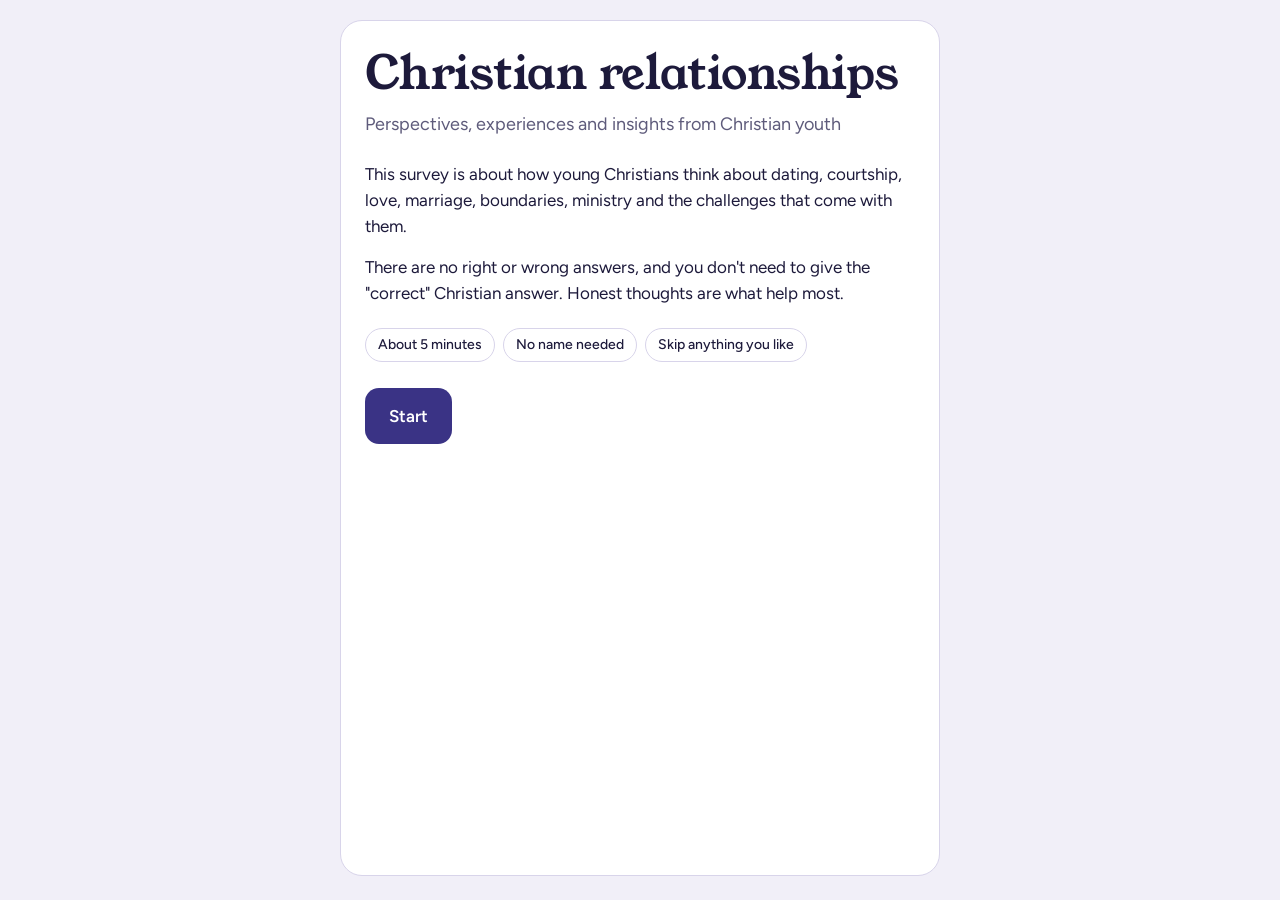
<file: index.html>
<!DOCTYPE html>
<html lang="en">
<head>
  <meta charset="UTF-8">
  <meta name="viewport" content="width=device-width, initial-scale=1, viewport-fit=cover">
  <title>Christian Relationships: Youth Perspectives</title>
  <meta name="description" content="A short, honest survey on how Christian young people think about dating, courtship and marriage.">
  <link rel="preconnect" href="https://fonts.googleapis.com">
  <link rel="preconnect" href="https://fonts.gstatic.com" crossorigin>
  <link href="https://fonts.googleapis.com/css2?family=Figtree:wght@400;500;600;700&family=Young+Serif&display=swap" rel="stylesheet">
  <link rel="stylesheet" href="style.css">
</head>
<body>
  <div class="shell">
    <header id="top" hidden>
      <div class="meta">
        <span id="section"></span>
        <span id="count"></span>
      </div>
      <div class="track" role="progressbar" aria-label="Survey progress" aria-valuemin="0" aria-valuemax="100" aria-valuenow="0" id="bar">
        <div class="fill" id="fill"></div>
      </div>
      <p class="cheer" id="cheer" aria-live="polite"></p>
    </header>

    <main id="screen" aria-live="polite">
      <noscript>This survey needs JavaScript to run. Please enable it and reload the page.</noscript>
    </main>

    <footer id="nav" hidden>
      <button type="button" class="btn ghost" id="back">Back</button>
      <button type="button" class="btn primary" id="next">Skip</button>
    </footer>
  </div>
  <script src="script.js"></script>
</body>
</html>
</file>
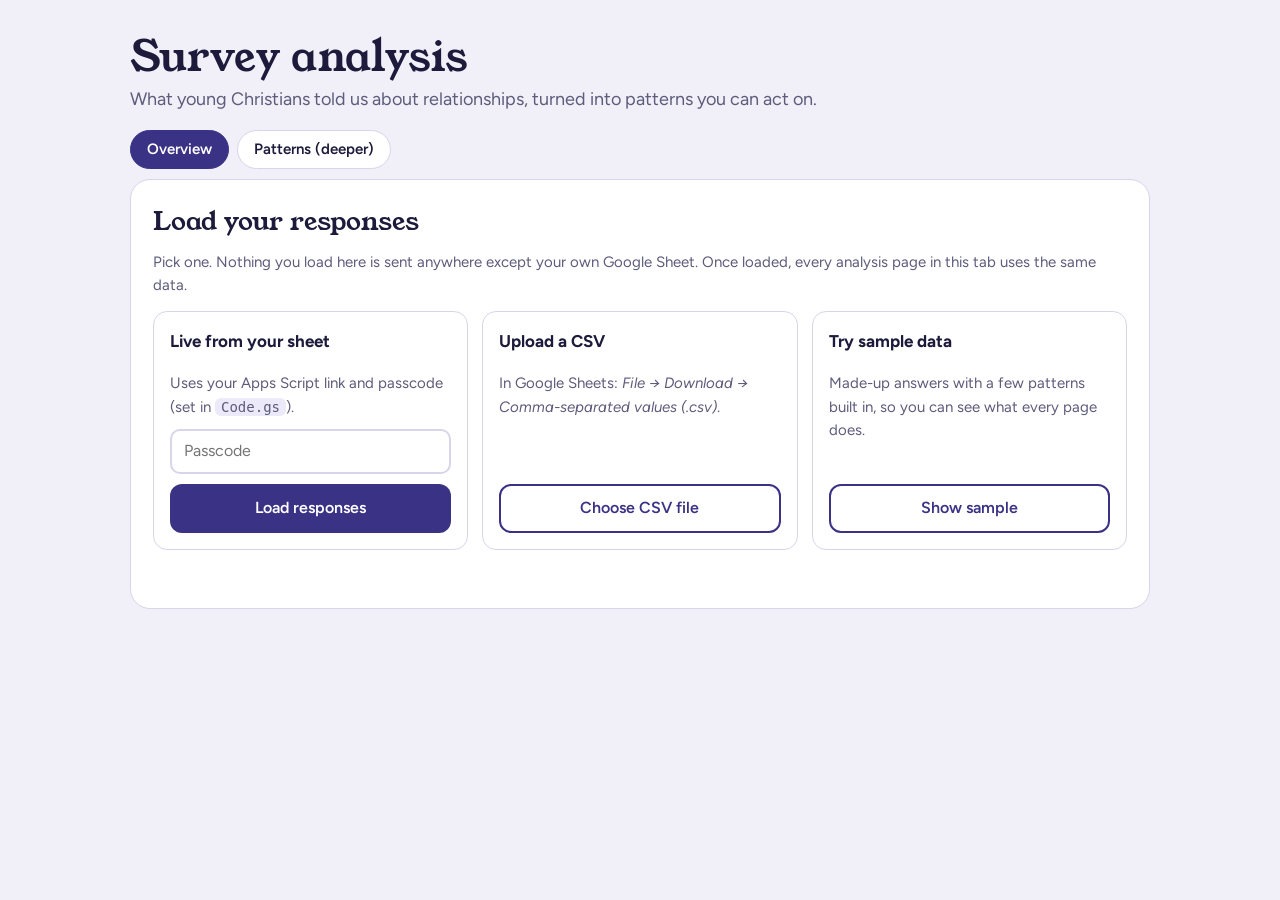
<file: analysis.html>
<!DOCTYPE html>
<html lang="en">
<head>
  <meta charset="UTF-8">
  <meta name="viewport" content="width=device-width, initial-scale=1">
  <meta name="robots" content="noindex, nofollow">
  <title>Survey analysis: Christian Relationships</title>
  <link rel="preconnect" href="https://fonts.googleapis.com">
  <link rel="preconnect" href="https://fonts.gstatic.com" crossorigin>
  <link href="https://fonts.googleapis.com/css2?family=Figtree:wght@400;500;600;700&family=Young+Serif&display=swap" rel="stylesheet">
  <link rel="stylesheet" href="analysis.css">
</head>
<body>
  <header class="top">
    <div class="wrap">
      <h1>Survey analysis</h1>
      <p>What young Christians told us about relationships, turned into patterns you can act on.</p>
      <div class="pages" aria-label="Analysis pages">
        <a href="analysis.html" aria-current="page">Overview</a>
        <a href="patterns.html">Patterns (deeper)</a>
      </div>
    </div>
  </header>

  <nav id="snav" class="snav" hidden aria-label="Sections">
    <div class="wrap">
      <a href="#sec-overview">Key findings</a>
      <a href="#sec-who">Who answered</a>
      <a href="#sec-stance">Where they stand</a>
      <a href="#sec-choices">Priorities</a>
      <a href="#sec-compare">Compare groups</a>
      <a href="#sec-words">In their own words</a>
    </div>
  </nav>

  <main class="wrap">
    <section id="load" class="card"></section>

    <div id="dash" hidden>
      <div id="banner"></div>

      <section class="card filters" id="filters" aria-label="Filters">
        <strong>Look at everyone, or narrow down:</strong>
        <label>Age <select id="f_age_range"></select></label>
        <label>Relationship <select id="f_rel_group"></select></label>
        <label>Church involvement <select id="f_involve_group"></select></label>
        <span class="note" id="filterNote"></span>
      </section>

      <section id="sec-overview">
        <h2>Key findings</h2>
        <div id="cards" class="stats"></div>
        <ul id="findings" class="findings"></ul>
      </section>

      <section id="sec-who">
        <h2>Who answered</h2>
        <div id="who" class="grid2"></div>
      </section>

      <section id="sec-stance">
        <h2>Where they stand</h2>
        <p class="note">Each bar shows how people responded to a statement, from strongly disagree to strongly agree.</p>
        <div class="controls">
          <label>Sort by
            <select id="sortStance">
              <option value="agree">Most agreed first</option>
              <option value="split">Most divided first</option>
              <option value="order">Survey order</option>
            </select>
          </label>
        </div>
        <div id="legend" class="legend"></div>
        <div id="stance" class="card"></div>
        <div id="church" class="card"></div>
      </section>

      <section id="sec-choices">
        <h2>Priorities and patterns</h2>
        <p class="note">Percentages are the share of people who answered each question and picked that option.</p>
        <div id="choices" class="grid2"></div>
      </section>

      <section id="sec-compare">
        <h2>Compare groups</h2>
        <p class="note">Do different kinds of people think differently? Groups with fewer than 5 answers are dimmed because they can mislead. This section ignores the filters above.</p>
        <div class="controls">
          <label>Question <select id="cmpQ"></select></label>
          <label>Compare by <select id="cmpBy"></select></label>
        </div>
        <div id="compare" class="card"></div>
      </section>

      <section id="sec-words">
        <h2>In their own words</h2>
        <p class="note">Themes come from keyword matching, so treat them as a map to start reading from, not a verdict. Click a theme or word to see the actual answers.</p>
        <div class="controls">
          <label>Question <select id="tq"></select></label>
          <label>Search <input type="search" id="tsearch" class="field" placeholder="Find a word or phrase"></label>
          <button type="button" class="btn small" id="tclear">Clear</button>
        </div>
        <div class="grid2">
          <div class="card"><h3>Themes</h3><div id="themes"></div></div>
          <div class="card"><h3>Frequent words</h3><div id="words" class="chips"></div></div>
        </div>
        <h3 id="qhead"></h3>
        <div id="quotes"></div>
        <button type="button" class="btn secondary" id="more" hidden>Show more</button>
      </section>

      <section class="actions">
        <button type="button" class="btn primary" id="btnPrint">Print or save as PDF</button>
        <button type="button" class="btn secondary" id="btnCsv">Download key numbers (CSV)</button>
      </section>
    </div>
  </main>
  <script src="data.js"></script>
  <script src="analysis.js"></script>
</body>
</html>
</file>
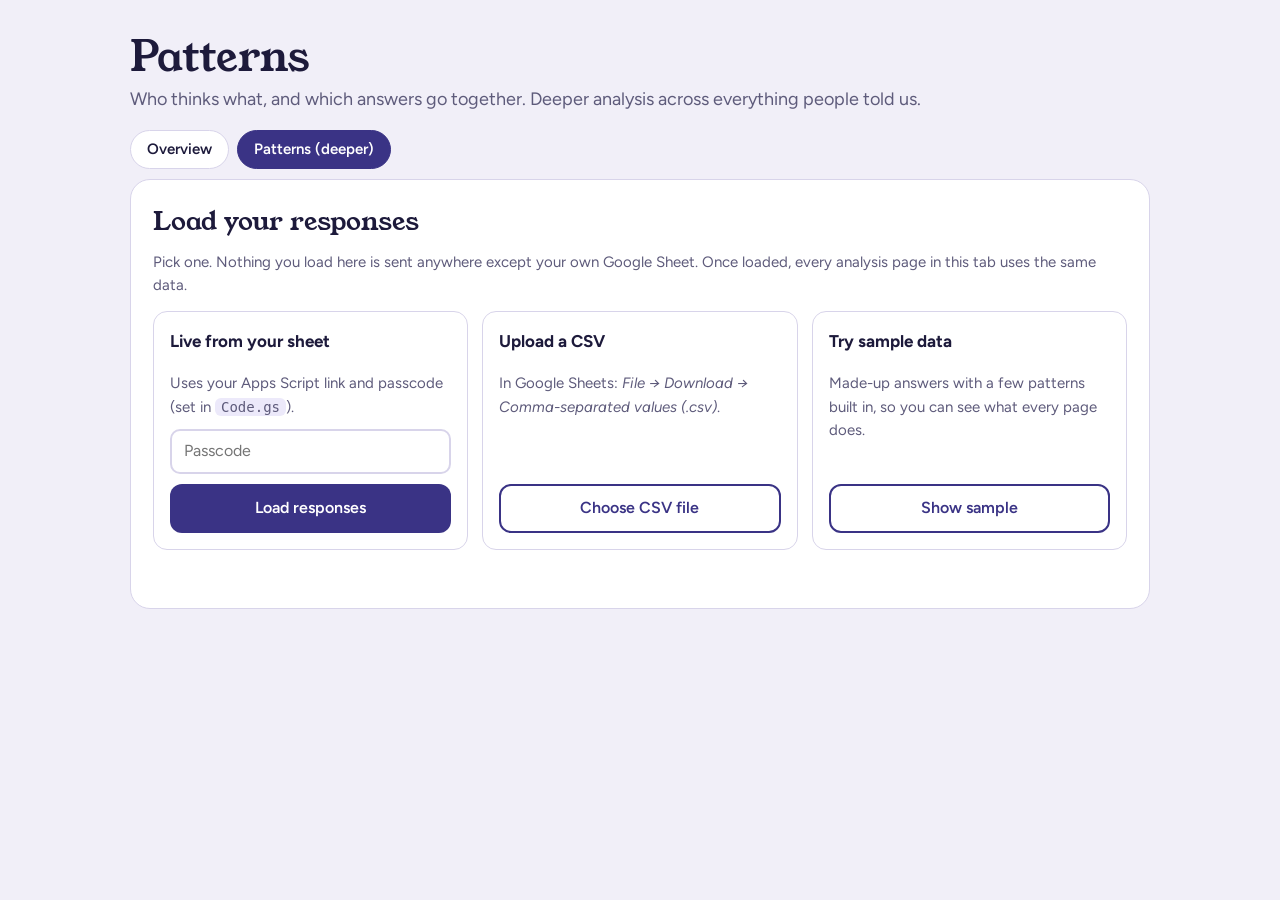
<file: patterns.html>
<!DOCTYPE html>
<html lang="en">
<head>
  <meta charset="UTF-8">
  <meta name="viewport" content="width=device-width, initial-scale=1">
  <meta name="robots" content="noindex, nofollow">
  <title>Patterns: Christian Relationships survey</title>
  <link rel="preconnect" href="https://fonts.googleapis.com">
  <link rel="preconnect" href="https://fonts.gstatic.com" crossorigin>
  <link href="https://fonts.googleapis.com/css2?family=Figtree:wght@400;500;600;700&family=Young+Serif&display=swap" rel="stylesheet">
  <link rel="stylesheet" href="analysis.css">
</head>
<body>
  <header class="top">
    <div class="wrap">
      <h1>Patterns</h1>
      <p>Who thinks what, and which answers go together. Deeper analysis across everything people told us.</p>
      <div class="pages" aria-label="Analysis pages">
        <a href="analysis.html">Overview</a>
        <a href="patterns.html" aria-current="page">Patterns (deeper)</a>
      </div>
    </div>
  </header>

  <nav id="snav" class="snav" hidden aria-label="Sections">
    <div class="wrap">
      <a href="#sec-found">Patterns we found</a>
      <a href="#sec-group">Explore a group</a>
      <a href="#sec-cross">Compare two questions</a>
      <a href="#sec-beliefs">Beliefs that go together</a>
      <a href="#sec-types">Types of respondents</a>
    </div>
  </nav>

  <main class="wrap">
    <section id="load" class="card"></section>

    <div id="dash" hidden>
      <div id="banner"></div>

      <details class="card howto">
        <summary>How to read this page (30 seconds)</summary>
        <ul>
          <li><b>“More likely”</b> compares one group with everyone else. For example, 71% of one group agree with a statement, against 42% of everyone else.</li>
          <li><b>Likely real</b> means the difference is big enough that it is unlikely to be luck, even after allowing for how many comparisons we ran. <b>Worth watching</b> looks real but could still be chance. <b>Hint</b> is only a nudge to look closer.</li>
          <li>We only compare groups with at least 5 people. Small groups swing wildly, so treat anything based on under 15 or 20 people as a lead to investigate, not a conclusion.</li>
          <li>These patterns show what goes together, not what causes what. Being actively involved in church may not <i>cause</i> a view; the two may simply travel together.</li>
        </ul>
      </details>

      <section id="sec-found">
        <h2>Patterns we found</h2>
        <p class="note" id="foundNote"></p>
        <div class="controls">
          <label>Topic
            <select id="fCat">
              <option value="all">Everything</option>
              <option value="status">Who they are (relationship stage, church life)</option>
              <option value="beliefs">Beliefs (agree / disagree)</option>
              <option value="choices">Priorities and choices</option>
              <option value="words">Themes in their writing</option>
            </select>
          </label>
          <label>Show
            <select id="fMode">
              <option value="best">Best patterns</option>
              <option value="likely">Likely real only</option>
            </select>
          </label>
        </div>
        <div id="found"></div>
        <button type="button" class="btn secondary" id="foundMore" hidden>Show more</button>
      </section>

      <section id="sec-group">
        <h2>Explore a group</h2>
        <p class="note">Build a group by tapping choices, for example <i>21–23 + actively involved + serious or engaged</i>. Within a row, tapping several choices means “any of these”; across rows it means “and”. You'll see who they are and how they answer differently from everyone else.</p>
        <div id="segChips" class="card"></div>
        <div id="segOut"></div>
      </section>

      <section id="sec-cross">
        <h2>Compare two questions</h2>
        <p class="note">Pick any two things and see how they line up, such as church involvement against relationship stage.</p>
        <div class="controls">
          <label>Rows <select id="xRow"></select></label>
          <label>Columns <select id="xCol"></select></label>
          <label>Show
            <select id="xShow">
              <option value="row">% of each row</option>
              <option value="col">% of each column</option>
              <option value="n">Number of people</option>
            </select>
          </label>
        </div>
        <div id="crossOut" class="card"></div>
      </section>

      <section id="sec-beliefs">
        <h2>Beliefs that go together</h2>
        <p class="note">People who agree with one statement often agree (or disagree) with another. This shows those links.</p>
        <div id="beliefs"></div>
      </section>

      <section id="sec-types">
        <h2>Types of respondents</h2>
        <p class="note">The page groups people whose agree/disagree answers look alike, without using age, church life or anything else. Then it describes who ended up in each group. Read the beliefs and give each group a name that fits.</p>
        <div class="controls">
          <label>Number of groups
            <select id="kSel"><option>2</option><option selected>3</option><option>4</option></select>
          </label>
        </div>
        <div id="types"></div>
      </section>

      <section class="actions">
        <button type="button" class="btn primary" id="btnPrint">Print or save as PDF</button>
        <button type="button" class="btn secondary" id="btnCsv">Download patterns (CSV)</button>
      </section>
    </div>
  </main>
  <script src="data.js"></script>
  <script src="patterns.js"></script>
</body>
</html>
</file>
<file: style.css>
/* Christian Relationships survey: evening-sky palette, one serif for questions, one sans for everything else */
:root {
  --bg: #F1EFF8;
  --card: #FFFFFF;
  --ink: #1D1A3B;
  --muted: #5E5B7B;
  --line: #D8D4EA;
  --primary: #3A3385;
  --on-primary: #FFFFFF;
  --accent: #E0A030;
  --sel: #ECE9FA;
  --danger: #B3261E;
  --serif: "Young Serif", Georgia, "Times New Roman", serif;
  --sans: "Figtree", system-ui, -apple-system, "Segoe UI", Roboto, sans-serif;
}
@media (prefers-color-scheme: dark) {
  :root {
    --bg: #12102A;
    --card: #1B1938;
    --ink: #EFECFB;
    --muted: #A9A5C9;
    --line: #34305E;
    --primary: #A79FF5;
    --on-primary: #15122E;
    --accent: #F2B84B;
    --sel: #2A2656;
    --danger: #FF8A80;
  }
}

* { box-sizing: border-box; }
[hidden] { display: none !important; }
html { -webkit-text-size-adjust: 100%; }
body {
  margin: 0;
  min-height: 100vh;
  background: var(--bg);
  color: var(--ink);
  font-family: var(--sans);
  font-size: 17px;
  line-height: 1.55;
}

.shell {
  max-width: 640px;
  margin: 0 auto;
  min-height: 100vh;
  padding: max(20px, env(safe-area-inset-top)) 20px max(24px, env(safe-area-inset-bottom));
  display: flex;
  flex-direction: column;
  gap: 18px;
}

/* ---------- progress ---------- */
.meta {
  display: flex;
  justify-content: space-between;
  gap: 12px;
  font-size: 14px;
  color: var(--muted);
  font-weight: 500;
  margin-bottom: 8px;
}
.track {
  height: 6px;
  background: var(--line);
  border-radius: 99px;
  position: relative;
}
.fill {
  height: 100%;
  width: 0;
  background: var(--primary);
  border-radius: 99px;
  position: relative;
  transition: width .4s ease;
}
.fill::after {
  content: "";
  position: absolute;
  right: -6px;
  top: 50%;
  width: 14px;
  height: 14px;
  margin-top: -7px;
  border-radius: 50%;
  background: var(--accent);
  border: 3px solid var(--bg);
}
.cheer {
  min-height: 1.4em;
  margin: 8px 0 0;
  font-size: 14px;
  color: var(--muted);
}

/* ---------- screen ---------- */
main {
  flex: 1;
  background: var(--card);
  border: 1px solid var(--line);
  border-radius: 22px;
  padding: 28px 24px 30px;
  animation: swap .25s ease;
}
@keyframes swap { from { opacity: 0; transform: translateY(6px); } to { opacity: 1; transform: none; } }

.chip {
  display: inline-block;
  font-size: 14px;
  font-weight: 600;
  color: var(--primary);
  background: var(--sel);
  padding: 4px 12px;
  border-radius: 99px;
  margin-bottom: 16px;
}
h1 {
  font-family: var(--serif);
  font-weight: 400;
  font-size: clamp(25px, 6vw, 31px);
  line-height: 1.22;
  margin: 0 0 10px;
  letter-spacing: -0.005em;
  outline: none;
}
.hint { margin: 0 0 22px; color: var(--muted); font-size: 15px; }
.q-gap { height: 12px; }

/* ---------- intro / gate / thanks ---------- */
.hero h1 { font-size: clamp(34px, 9vw, 46px); line-height: 1.08; margin-bottom: 12px; }
.hero .sub { font-size: 18px; color: var(--muted); margin: 0 0 22px; }
.hero p { margin: 0 0 14px; }
.badges { display: flex; flex-wrap: wrap; gap: 8px; margin: 22px 0 26px; padding: 0; list-style: none; }
.badges li {
  font-size: 14px;
  font-weight: 500;
  border: 1px solid var(--line);
  padding: 5px 12px;
  border-radius: 99px;
}
.stack { display: flex; flex-direction: column; gap: 12px; margin-top: 22px; }
.notice {
  margin-top: 20px;
  padding: 12px 14px;
  border-radius: 12px;
  border: 1px dashed var(--accent);
  font-size: 15px;
}
.error { color: var(--danger); font-weight: 600; margin: 14px 0 0; font-size: 15px; }

/* ---------- buttons ---------- */
.btn {
  font: inherit;
  font-weight: 600;
  border: 2px solid transparent;
  border-radius: 14px;
  padding: 13px 22px;
  cursor: pointer;
  min-height: 48px;
}
.btn.primary { background: var(--primary); color: var(--on-primary); }
.btn.secondary { background: transparent; color: var(--primary); border-color: var(--primary); }
.btn.ghost { background: transparent; color: var(--muted); }
.btn:disabled { opacity: .6; cursor: default; }
button:focus-visible, input:focus-visible, textarea:focus-visible {
  outline: 3px solid var(--accent);
  outline-offset: 2px;
}
#nav { display: flex; justify-content: space-between; gap: 12px; }
#nav .primary { min-width: 140px; }

/* ---------- choices ---------- */
.options { display: flex; flex-direction: column; gap: 10px; }
.opt {
  font: inherit;
  text-align: left;
  display: flex;
  align-items: center;
  gap: 14px;
  width: 100%;
  background: var(--card);
  color: var(--ink);
  border: 2px solid var(--line);
  border-radius: 14px;
  padding: 13px 16px;
  cursor: pointer;
  min-height: 52px;
  transition: border-color .15s, background .15s;
}
.opt:hover { border-color: var(--primary); }
.opt.sel { border-color: var(--primary); background: var(--sel); }
.opt .mark {
  flex: none;
  width: 22px;
  height: 22px;
  border: 2px solid var(--muted);
  border-radius: 50%;
  display: grid;
  place-items: center;
  font-size: 14px;
  line-height: 1;
}
.opt.multi .mark { border-radius: 7px; }
.opt.sel .mark { border-color: var(--primary); background: var(--primary); color: var(--on-primary); }
.opt:not(.multi).sel .mark { box-shadow: inset 0 0 0 4px var(--sel); }
.opt.multi.sel .mark::after { content: "\2713"; font-weight: 700; }
.opt.nudge { animation: nudge .3s; }
@keyframes nudge { 25% { transform: translateX(-5px); } 75% { transform: translateX(5px); } }

.field {
  width: 100%;
  font: inherit;
  color: var(--ink);
  background: var(--card);
  border: 2px solid var(--line);
  border-radius: 14px;
  padding: 13px 16px;
}
textarea.field { resize: vertical; min-height: 150px; line-height: 1.5; }
.other-input { margin-top: 2px; }
.count-note { margin: 12px 0 0; font-size: 14px; color: var(--muted); }

/* ---------- agreement scale ---------- */
.scale { display: flex; justify-content: space-between; gap: 8px; margin-top: 6px; }
.dot {
  font: inherit;
  font-weight: 600;
  font-size: 19px;
  flex: 1;
  max-width: 76px;
  aspect-ratio: 1;
  border-radius: 50%;
  border: 2px solid var(--line);
  background: var(--card);
  color: var(--ink);
  cursor: pointer;
  transition: background .15s, border-color .15s, transform .15s;
}
.dot:hover { border-color: var(--primary); }
.dot.sel { background: var(--primary); border-color: var(--primary); color: var(--on-primary); transform: scale(1.08); }
.ends { display: flex; justify-content: space-between; gap: 12px; margin-top: 12px; font-size: 14px; color: var(--muted); }
.readout { min-height: 1.6em; margin: 16px 0 0; text-align: center; font-weight: 600; color: var(--primary); }

.hp { position: absolute; left: -9999px; width: 1px; height: 1px; opacity: 0; }

@media (max-width: 420px) {
  body { font-size: 16px; }
  main { padding: 22px 18px 26px; }
  .dot { font-size: 17px; }
}
@media (prefers-reduced-motion: reduce) {
  *, *::before, *::after { animation: none !important; transition: none !important; }
}
</file>
<file: analysis.css>
:root {
  --bg: #F1EFF8; --card: #FFFFFF; --ink: #1D1A3B; --muted: #5E5B7B; --line: #D8D4EA;
  --primary: #3A3385; --on-primary: #FFFFFF; --accent: #E0A030; --sel: #ECE9FA; --danger: #B3261E;
  --c1: #B5651D; --c2: #E3A857; --c3: #CFCBE0; --c4: #8C84DB; --c5: #3A3385;
  --serif: "Young Serif", Georgia, serif;
  --sans: "Figtree", system-ui, -apple-system, "Segoe UI", Roboto, sans-serif;
}
@media (prefers-color-scheme: dark) {
  :root {
    --bg: #12102A; --card: #1B1938; --ink: #EFECFB; --muted: #A9A5C9; --line: #34305E;
    --primary: #A79FF5; --on-primary: #15122E; --accent: #F2B84B; --sel: #2A2656; --danger: #FF8A80;
    --c1: #C97B2E; --c2: #E3A857; --c3: #4A4675; --c4: #7B72D6; --c5: #B9B2FA;
  }
}
* { box-sizing: border-box; }
[hidden] { display: none !important; }
body { margin: 0; background: var(--bg); color: var(--ink); font-family: var(--sans); font-size: 16px; line-height: 1.55; }
.wrap { max-width: 1060px; margin: 0 auto; padding: 0 20px; }
.top { padding: 34px 0 10px; }
.top h1 { font-family: var(--serif); font-weight: 400; font-size: clamp(30px, 6vw, 42px); line-height: 1.1; margin: 0 0 6px; }
.top p { margin: 0; color: var(--muted); font-size: 18px; }
h2 { font-family: var(--serif); font-weight: 400; font-size: 26px; margin: 0 0 8px; }
h3 { font-size: 17px; margin: 0 0 8px; }
section { margin: 0 0 40px; }
.note { color: var(--muted); font-size: 15px; margin: 0 0 14px; }
code { background: var(--sel); padding: 1px 6px; border-radius: 6px; font-size: 14px; }

.snav { position: sticky; top: 0; z-index: 5; background: var(--bg); border-bottom: 1px solid var(--line); margin-bottom: 22px; }
.snav .wrap { display: flex; gap: 6px; overflow-x: auto; padding-top: 10px; padding-bottom: 10px; }
.snav a { white-space: nowrap; text-decoration: none; color: var(--ink); font-weight: 600; font-size: 14px; padding: 6px 12px; border-radius: 99px; border: 1px solid var(--line); background: var(--card); }
.snav a:hover { border-color: var(--primary); }

.card { background: var(--card); border: 1px solid var(--line); border-radius: 20px; padding: 22px; margin-bottom: 16px; }
.grid2 { display: grid; grid-template-columns: repeat(2, 1fr); gap: 16px; align-items: start; }
.grid2 .card { margin-bottom: 0; }
.grid3 { display: grid; grid-template-columns: repeat(3, 1fr); gap: 14px; }
.loadcard { border: 1px solid var(--line); border-radius: 14px; padding: 16px; display: flex; flex-direction: column; gap: 10px; }
.loadcard .note { margin: 0; flex: 1; }
.status { display: flex; align-items: center; justify-content: space-between; gap: 12px; flex-wrap: wrap; font-weight: 600; }
.msg { min-height: 1.4em; margin: 14px 0 0; font-weight: 600; color: var(--primary); }
.msg.err { color: var(--danger); }

.btn { font: inherit; font-weight: 600; border: 2px solid transparent; border-radius: 12px; padding: 10px 18px; cursor: pointer; text-align: center; }
.btn.primary { background: var(--primary); color: var(--on-primary); }
.btn.secondary { background: transparent; color: var(--primary); border-color: var(--primary); }
.btn.small { padding: 5px 12px; font-size: 14px; background: var(--sel); color: var(--ink); }
.field, select { font: inherit; color: var(--ink); background: var(--card); border: 2px solid var(--line); border-radius: 10px; padding: 8px 12px; }
button:focus-visible, input:focus-visible, select:focus-visible, a:focus-visible { outline: 3px solid var(--accent); outline-offset: 2px; }
.filebtn { display: block; }

.filters { display: flex; flex-wrap: wrap; align-items: center; gap: 12px 18px; }
.filters label, .controls label { display: flex; flex-direction: column; gap: 3px; font-size: 14px; font-weight: 600; color: var(--muted); }
.controls { display: flex; flex-wrap: wrap; align-items: flex-end; gap: 12px 18px; margin-bottom: 16px; }

/* banner + stats + findings */
#banner .warn { background: var(--sel); border: 1px dashed var(--accent); border-radius: 14px; padding: 12px 16px; margin-bottom: 16px; font-weight: 500; }
.stats { display: grid; grid-template-columns: repeat(auto-fit, minmax(150px, 1fr)); gap: 12px; margin-bottom: 18px; }
.stat { background: var(--card); border: 1px solid var(--line); border-radius: 16px; padding: 16px; }
.stat-n { font-family: var(--serif); font-size: 32px; line-height: 1.1; }
.stat-l { color: var(--muted); font-size: 14px; margin-top: 4px; }
.findings { list-style: none; margin: 0; padding: 0; display: grid; gap: 10px; }
.findings li { background: var(--card); border: 1px solid var(--line); border-left: 5px solid var(--primary); border-radius: 12px; padding: 12px 16px; }
.findings li.warn { border-left-color: var(--accent); }

/* bars */
.bars { display: grid; gap: 9px; }
.bar-row { display: grid; grid-template-columns: minmax(0, 1.2fr) minmax(0, 1.5fr) 74px; gap: 10px; align-items: center; font-size: 14.5px; }
.bar-track { height: 14px; background: var(--sel); border-radius: 99px; overflow: hidden; }
.bar-fill { height: 100%; background: var(--primary); border-radius: 99px; }
.bar-val { text-align: right; font-weight: 600; }
.bar-val small { color: var(--muted); font-weight: 500; margin-left: 4px; }
.n-note { color: var(--muted); font-size: 14px; margin: 0 0 12px; }
details { margin-top: 12px; font-size: 14.5px; }
summary { cursor: pointer; color: var(--primary); font-weight: 600; }
details ul { margin: 8px 0 0; padding-left: 20px; }

/* stance */
.legend { display: flex; flex-wrap: wrap; gap: 6px 16px; font-size: 13.5px; margin-bottom: 10px; color: var(--muted); }
.legend i { display: inline-block; width: 12px; height: 12px; border-radius: 4px; margin-right: 6px; vertical-align: -1px; }
.stance-row { padding: 12px 0; border-bottom: 1px solid var(--line); }
.stance-row:last-child { border-bottom: 0; }
.stance-q { font-weight: 600; margin-bottom: 7px; }
.stack { display: flex; height: 26px; border-radius: 8px; overflow: hidden; background: var(--sel); }
.seg { display: grid; place-items: center; font-size: 12px; font-weight: 700; color: #fff; min-width: 0; }
.s1 { background: var(--c1); } .s2 { background: var(--c2); color: #2A1B05; } .s3 { background: var(--c3); color: var(--ink); } .s4 { background: var(--c4); } .s5 { background: var(--c5); color: var(--on-primary); }
.stance-meta { color: var(--muted); font-size: 13.5px; margin-top: 5px; }

/* compare table */
.tablewrap { overflow-x: auto; }
table { border-collapse: collapse; width: 100%; font-size: 14.5px; }
th, td { padding: 8px 10px; text-align: left; border-bottom: 1px solid var(--line); vertical-align: middle; }
th { font-weight: 600; color: var(--muted); font-size: 13.5px; }
td.heat { text-align: center; font-weight: 600; min-width: 74px; }
.low { opacity: .5; }
.mini { display: flex; height: 16px; min-width: 160px; border-radius: 6px; overflow: hidden; background: var(--sel); }

/* text analysis */
.theme { display: grid; grid-template-columns: minmax(0, 1fr) 90px 60px; gap: 10px; align-items: center; width: 100%; font: inherit; text-align: left; background: none; border: 0; border-radius: 10px; padding: 6px 8px; cursor: pointer; color: var(--ink); }
.theme:hover, .theme.active { background: var(--sel); }
.theme .bar-track { height: 10px; }
.theme b { text-align: right; font-size: 14px; }
.chips { display: flex; flex-wrap: wrap; gap: 8px; }
.chip { font: inherit; font-size: 14px; border: 1px solid var(--line); background: var(--card); color: var(--ink); border-radius: 99px; padding: 4px 12px; cursor: pointer; }
.chip small { color: var(--muted); margin-left: 4px; }
.chip.active, .chip:hover { border-color: var(--primary); background: var(--sel); }
.quote { background: var(--card); border: 1px solid var(--line); border-radius: 14px; padding: 14px 18px; margin: 0 0 10px; }
.quote p { margin: 0; }
.q-meta { font-size: 13px; color: var(--muted); margin-bottom: 4px; }
mark { background: color-mix(in srgb, var(--accent) 45%, transparent); color: inherit; border-radius: 3px; padding: 0 2px; }
.actions { display: flex; flex-wrap: wrap; gap: 12px; }
.empty { color: var(--muted); }

@media (max-width: 760px) {
  .grid2, .grid3 { grid-template-columns: 1fr; }
  .bar-row { grid-template-columns: 1fr 70px; }
  .bar-row .bar-track { grid-column: 1 / -1; grid-row: 2; }
  .bar-row .bar-label { grid-row: 1; }
  .bar-row .bar-val { grid-row: 1; grid-column: 2; }
}
@media print {
  .snav, #load, .filters, .controls, .actions, #more, .btn { display: none !important; }
  body { background: #fff; color: #000; }
  .card, .stat, .findings li, .quote { break-inside: avoid; }
  section { margin-bottom: 24px; }
}

/* ---------- page switcher + patterns page ---------- */
.pages { display: flex; gap: 8px; margin-top: 16px; flex-wrap: wrap; }
.pages a { text-decoration: none; font-weight: 600; font-size: 15px; color: var(--ink); padding: 7px 16px; border-radius: 99px; border: 1px solid var(--line); background: var(--card); }
.pages a[aria-current="page"] { background: var(--primary); color: var(--on-primary); border-color: var(--primary); }

.howto { margin-bottom: 28px; }
.howto summary { margin: 0; }
.howto ul, ul.plain { margin: 10px 0 0; padding-left: 20px; display: grid; gap: 8px; }
ul.plain small { color: var(--muted); }
.subh { margin: 26px 0 10px; font-family: var(--serif); font-weight: 400; font-size: 21px; }

.pattern { background: var(--card); border: 1px solid var(--line); border-radius: 16px; padding: 16px 18px; margin-bottom: 12px; }
.pattern-s { margin: 8px 0 12px; font-size: 16.5px; }
.pattern-meta { margin: 8px 0 0; font-size: 13.5px; color: var(--muted); }
.tag { display: inline-block; font-size: 13px; font-weight: 700; padding: 2px 10px; border-radius: 99px; }
.tag.likely { background: var(--c5); color: var(--on-primary); }
.tag.watch { background: var(--c4); color: #fff; }
.tag.hint { background: var(--sel); color: var(--muted); }
@media (prefers-color-scheme: dark) { .tag.watch { color: #15122E; } }

.duo { display: grid; gap: 6px; }
.duo-row { display: grid; grid-template-columns: minmax(0, 190px) 1fr 44px; gap: 10px; align-items: center; font-size: 14.5px; }
.duo-row small { color: var(--muted); }
.duo-row .bar-track { height: 12px; }
.bar-fill.alt { background: var(--c2); }
.duo-table .duo-row { grid-template-columns: minmax(0, 170px) 1fr 44px 78px; margin-bottom: 7px; }
.duo-table em { font-style: normal; color: var(--muted); font-size: 13px; }

.chiprow { display: flex; align-items: flex-start; gap: 12px; padding: 8px 0; border-bottom: 1px solid var(--line); }
.chiprow:last-of-type { border-bottom: 0; }
.chiprow-t { flex: none; width: 130px; font-weight: 600; font-size: 14.5px; padding-top: 5px; }

table.cross th { text-align: center; }
table.cross td:first-child, table.cross th:first-child { text-align: left; }
.persona h3 small { color: var(--muted); font-weight: 500; font-size: 14px; margin-left: 6px; }
.persona p { margin: 10px 0 4px; }
.persona ul { margin-top: 4px; }
.personas { align-items: stretch; }
@media (max-width: 760px) {
  .duo-row { grid-template-columns: 1fr 44px; }
  .duo-row .bar-track { grid-column: 1 / -1; grid-row: 2; }
  .duo-table .duo-row { grid-template-columns: 1fr 44px; }
  .duo-table em { grid-column: 1 / -1; }
  .chiprow { flex-direction: column; gap: 4px; }
}
</file>
